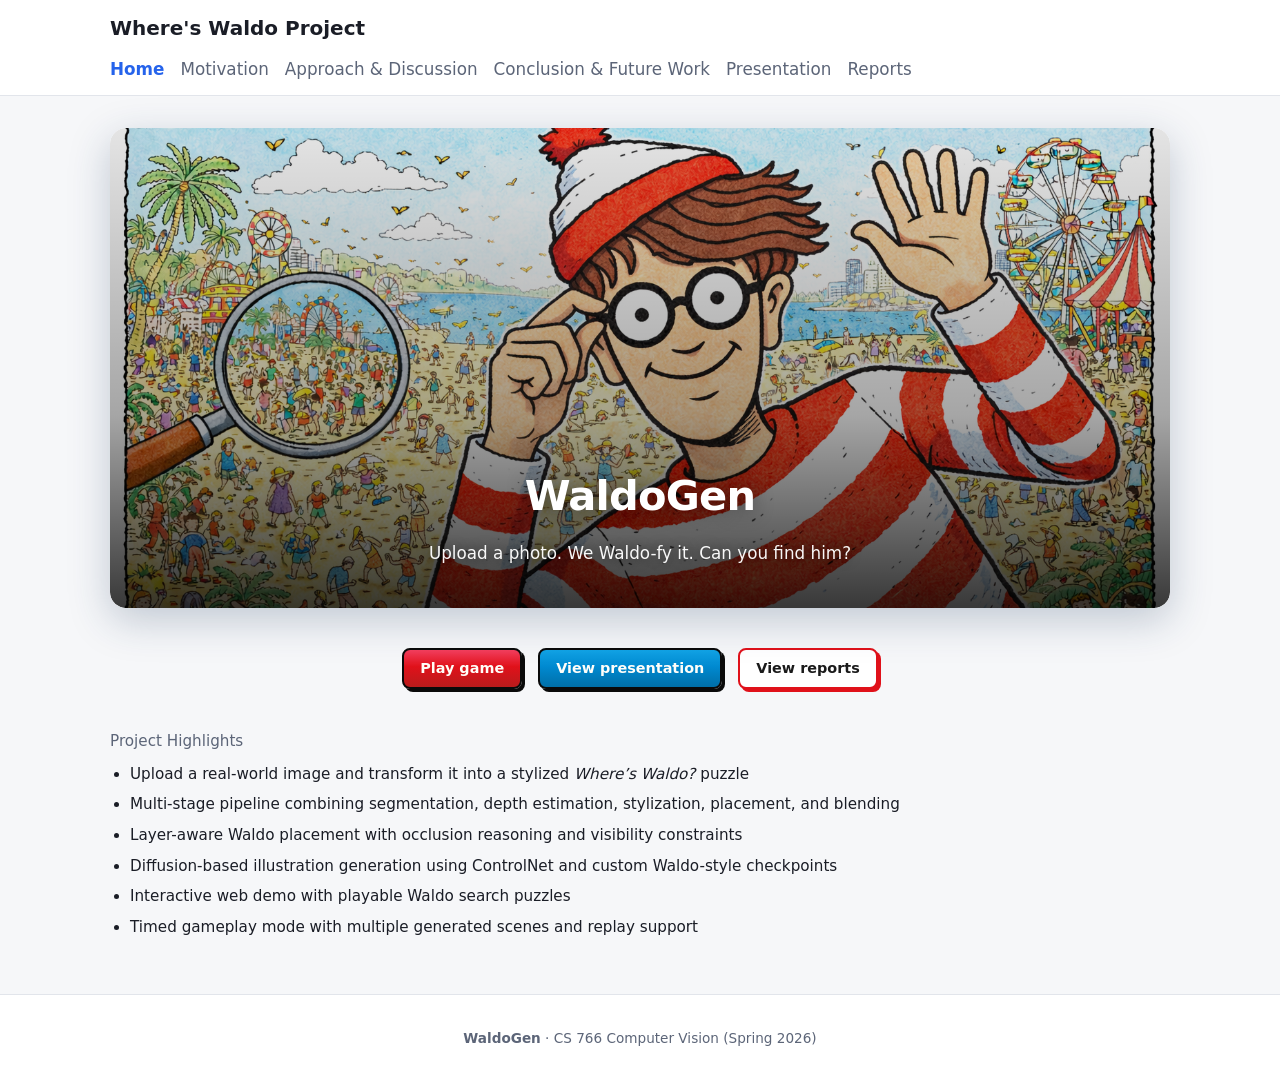
<file: index.html>
<!DOCTYPE html>
<html lang="en">
<head>
  <meta charset="UTF-8" />
  <meta name="viewport" content="width=device-width, initial-scale=1" />
  <meta http-equiv="refresh" content="0; url=site/index.html" />
  <title>WaldoGen</title>
  <link rel="canonical" href="site/index.html" />
</head>
<body>
  <p><a href="site/index.html">Open the WaldoGen project site</a>.</p>
</body>
</html>
</file>
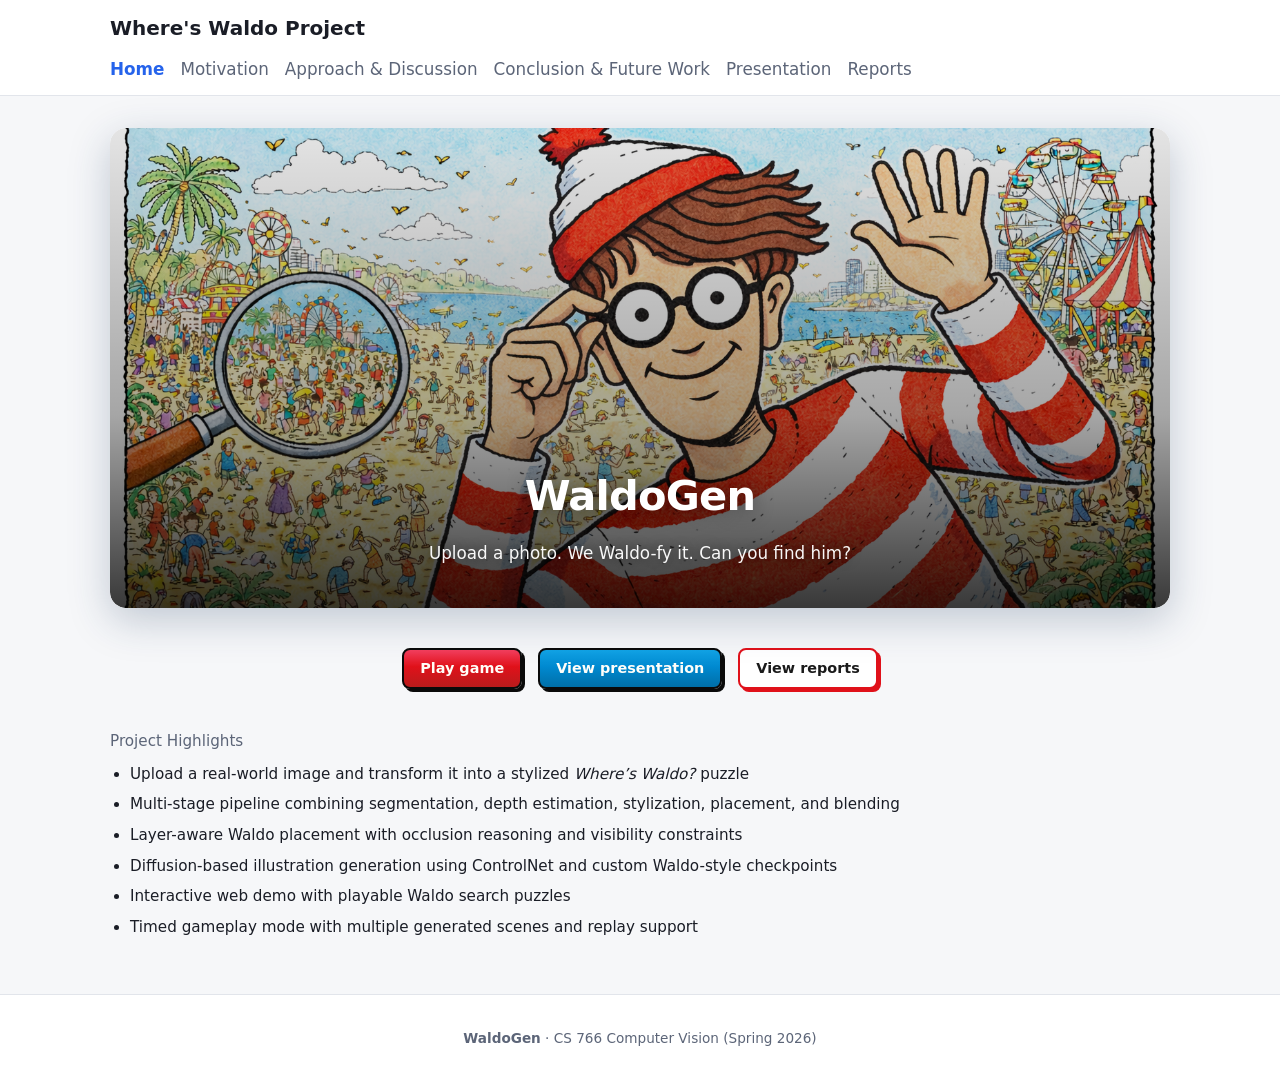
<file: site/index.html>
<!DOCTYPE html>
<html lang="en">
<head>
  <meta charset="UTF-8" />
  <meta name="viewport" content="width=device-width, initial-scale=1" />
  <title>Home | WaldoGen</title>
  <link rel="icon" type="image/png" href="assets/tab.png?v=2" />
  <link rel="stylesheet" href="css/styles.css" />
</head>
<body>
  <header class="site-header">
    <div class="site-header-inner">
      <a class="logo" href="index.html">Where's Waldo Project</a>
      <nav aria-label="Main">
        <ul>
          <li><a href="index.html" class="active">Home</a></li>
          <li><a href="motivation.html">Motivation</a></li>
          <li><a href="approach.html">Approach &amp; Discussion</a></li>
          <li><a href="conclusion.html">Conclusion &amp; Future Work</a></li>
          <li><a href="presentation.html">Presentation</a></li>
          <li><a href="reports.html">Reports</a></li>
        </ul>
      </nav>
    </div>
  </header>

  <main class="page-home">
    <section class="banner" role="img" aria-label="WaldoGen project banner">
      <div class="banner-content">
        <h1>WaldoGen</h1>
        <p>Upload a photo. We Waldo-fy it. Can you find him?</p>
      </div>
    </section>

    <div class="home-actions">
      <a class="btn home-action-btn home-action-btn--play" href="../waldo-game/index.html">Play game</a>
      <a class="btn home-action-btn home-action-btn--presentation" href="presentation.html">View presentation</a>
      <a class="btn home-action-btn home-action-btn--reports" href="reports.html">View reports</a>
    </div>

    <div class="home-notes" aria-label="Project checklist">
      <p class="home-notes__lead">Project Highlights</p>
      <ul class="home-notes__list">
        <li>Upload a real-world image and transform it into a stylized <em>Where’s Waldo?</em> puzzle</li>
        <li>Multi-stage pipeline combining segmentation, depth estimation, stylization, placement, and blending</li>
        <li>Layer-aware Waldo placement with occlusion reasoning and visibility constraints</li>
        <li>Diffusion-based illustration generation using ControlNet and custom Waldo-style checkpoints</li>
        <li>Interactive web demo with playable Waldo search puzzles</li>
        <li>Timed gameplay mode with multiple generated scenes and replay support</li>
      </ul>
    </div>
  </main>

  <footer class="site-footer">
    <p><strong>WaldoGen</strong> · CS 766 Computer Vision (Spring 2026)</p>
  </footer>
</body>
</html>
</file>
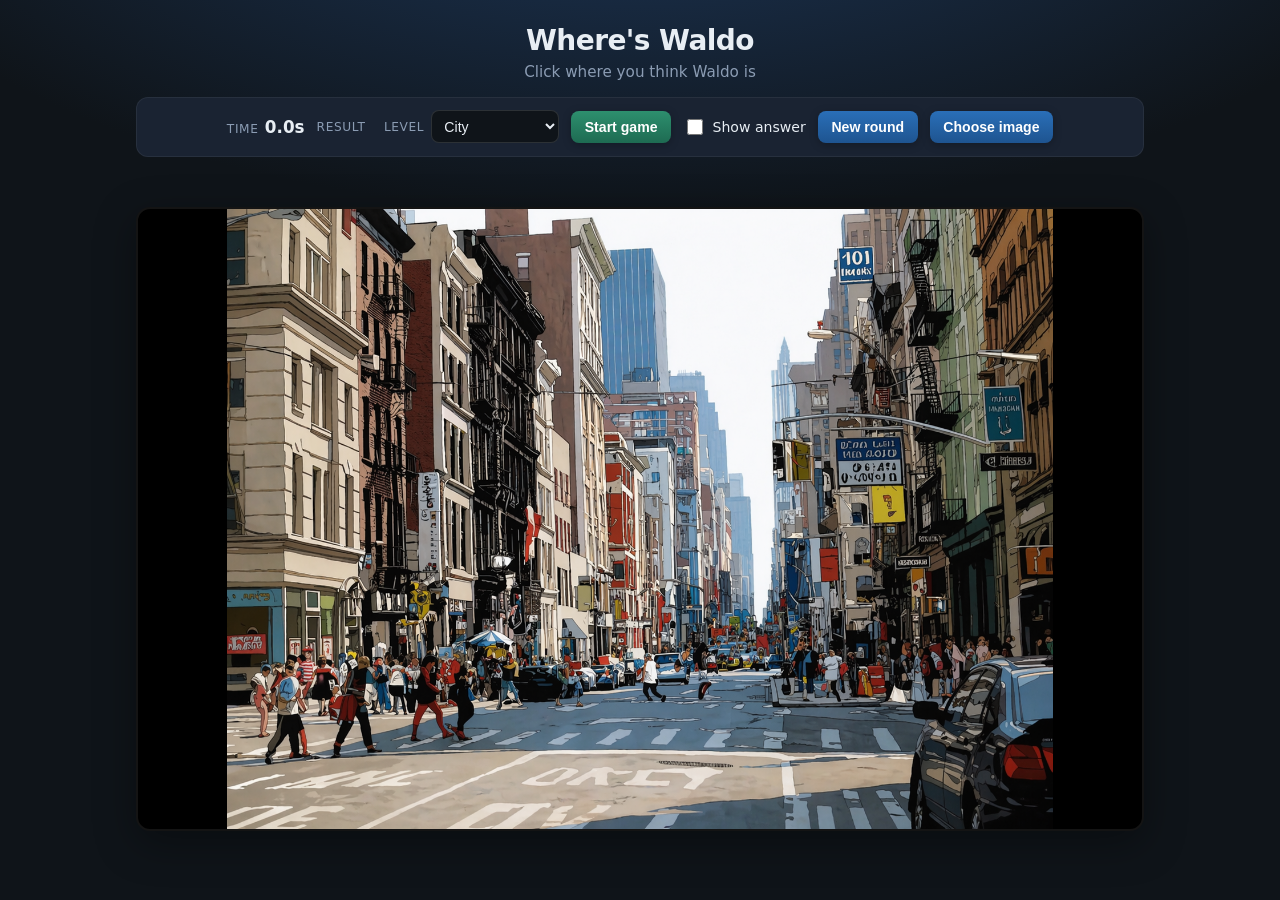
<file: waldo-game/index.html>
<!DOCTYPE html>
<html lang="en">
<head>
  <meta charset="UTF-8" />
  <meta name="viewport" content="width=device-width, initial-scale=1" />
  <title>Where's Waldo</title>
  <link rel="icon" type="image/jpeg" href="assets/waldo.jpg" />
  <link rel="stylesheet" href="styles.css" />
</head>
<body>
  <div class="app">
    <header class="header">
      <h1>Where's Waldo</h1>
      <p class="subtitle">Click where you think Waldo is</p>
    </header>

    <div class="toolbar">
      <div class="stat">
        <span class="stat-label">Time</span>
        <span id="timer" class="stat-value">0.0s</span>
      </div>
      <div class="stat result-line" id="resultLine" hidden>
        <span class="stat-label">Result</span>
        <span id="resultText" class="stat-value success"></span>
      </div>
      <label class="toggle" id="levelPickWrap" hidden>
        <span class="stat-label">Level</span>
        <select id="levelPick" class="select"></select>
      </label>
      <button type="button" class="btn btn-start" id="btnStartGame">Start game</button>
      <label class="toggle">
        <input type="checkbox" id="showAnswer" />
        <span>Show answer</span>
      </label>
      <button type="button" class="btn" id="btnNewRound" title="New round (demo level redraws the scene)">New round</button>
      <input
        type="file"
        id="photo-upload"
        class="sr-only"
        accept="image/*"
        aria-label="Choose image to upload"
      />
      <button type="button" class="btn btn-generate" id="generate-btn">Choose image</button>
      <button type="button" class="btn btn-generate" id="btnStylize" hidden>Stylize &amp; play</button>
    </div>

    <div class="upload-extras">
      <span id="upload-file-name" class="upload-file-name"></span>
      <div id="upload-preview-wrap" class="upload-preview-wrap" hidden>
        <img id="upload-preview-img" class="upload-preview-img" alt="" />
      </div>
      <p id="upload-status" class="upload-status" role="status"></p>
    </div>

    <div class="stage-wrap">
      <div class="stage" id="stage">
        <img id="levelImage" alt="Game scene" hidden />
        <canvas id="levelCanvas" width="900" height="600"></canvas>
        <div class="hit-layer" id="hitLayer" aria-hidden="true"></div>
      </div>
    </div>
  </div>

  <script src="levels.js"></script>
  <script src="game.js"></script>
  <script src="upload.js"></script>
</body>
</html>
</file>
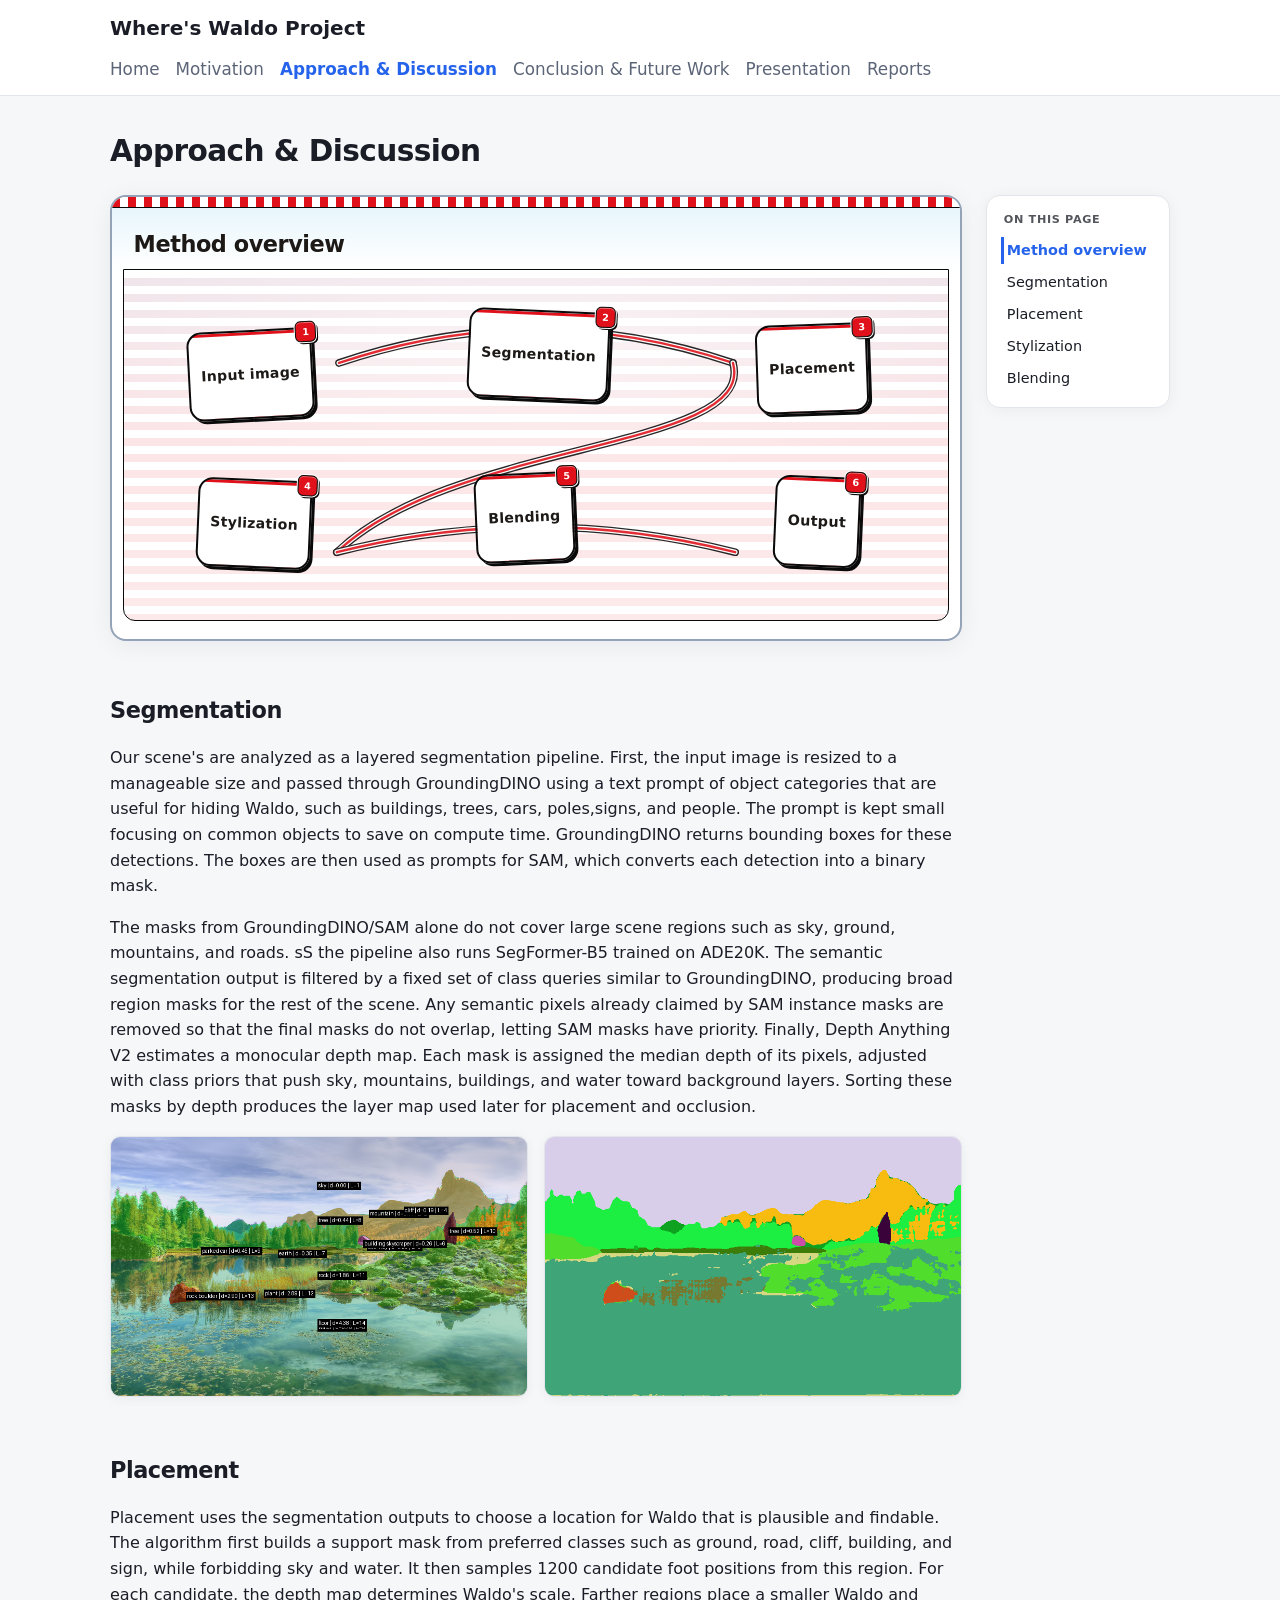
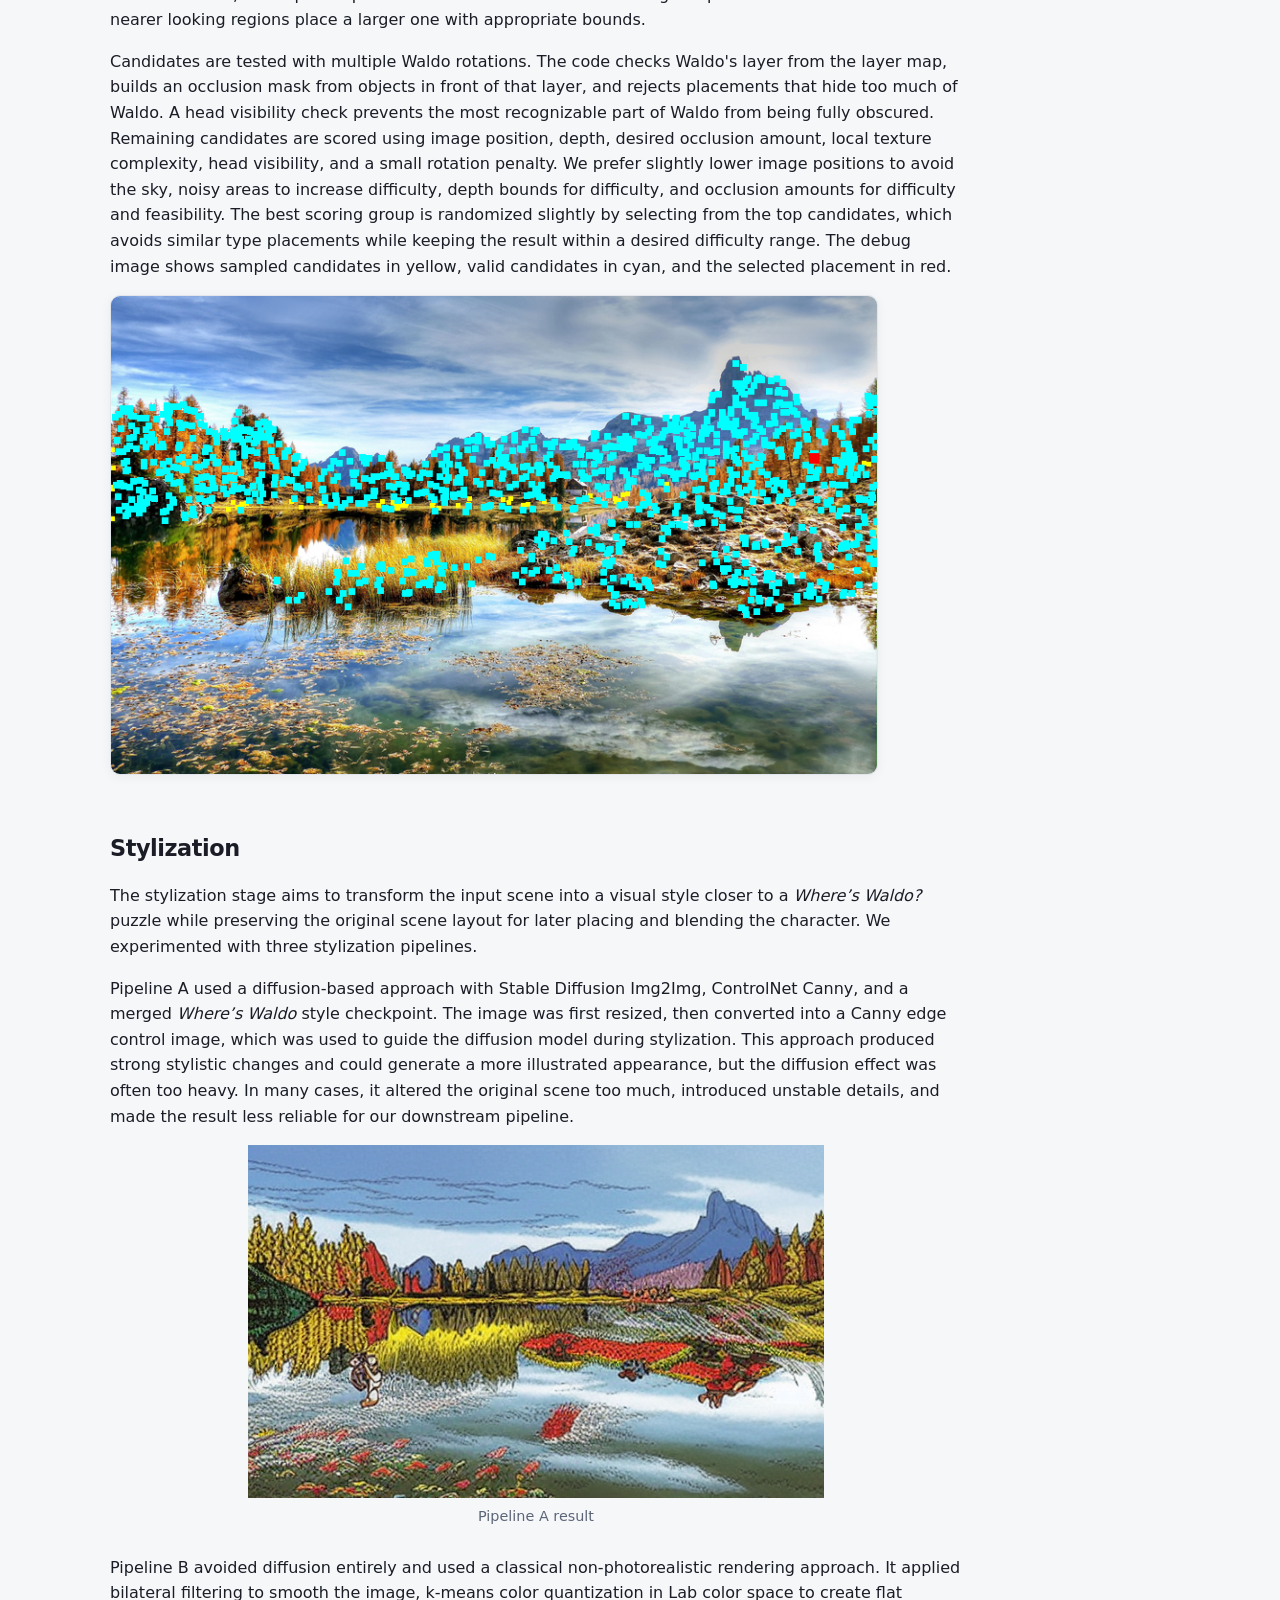
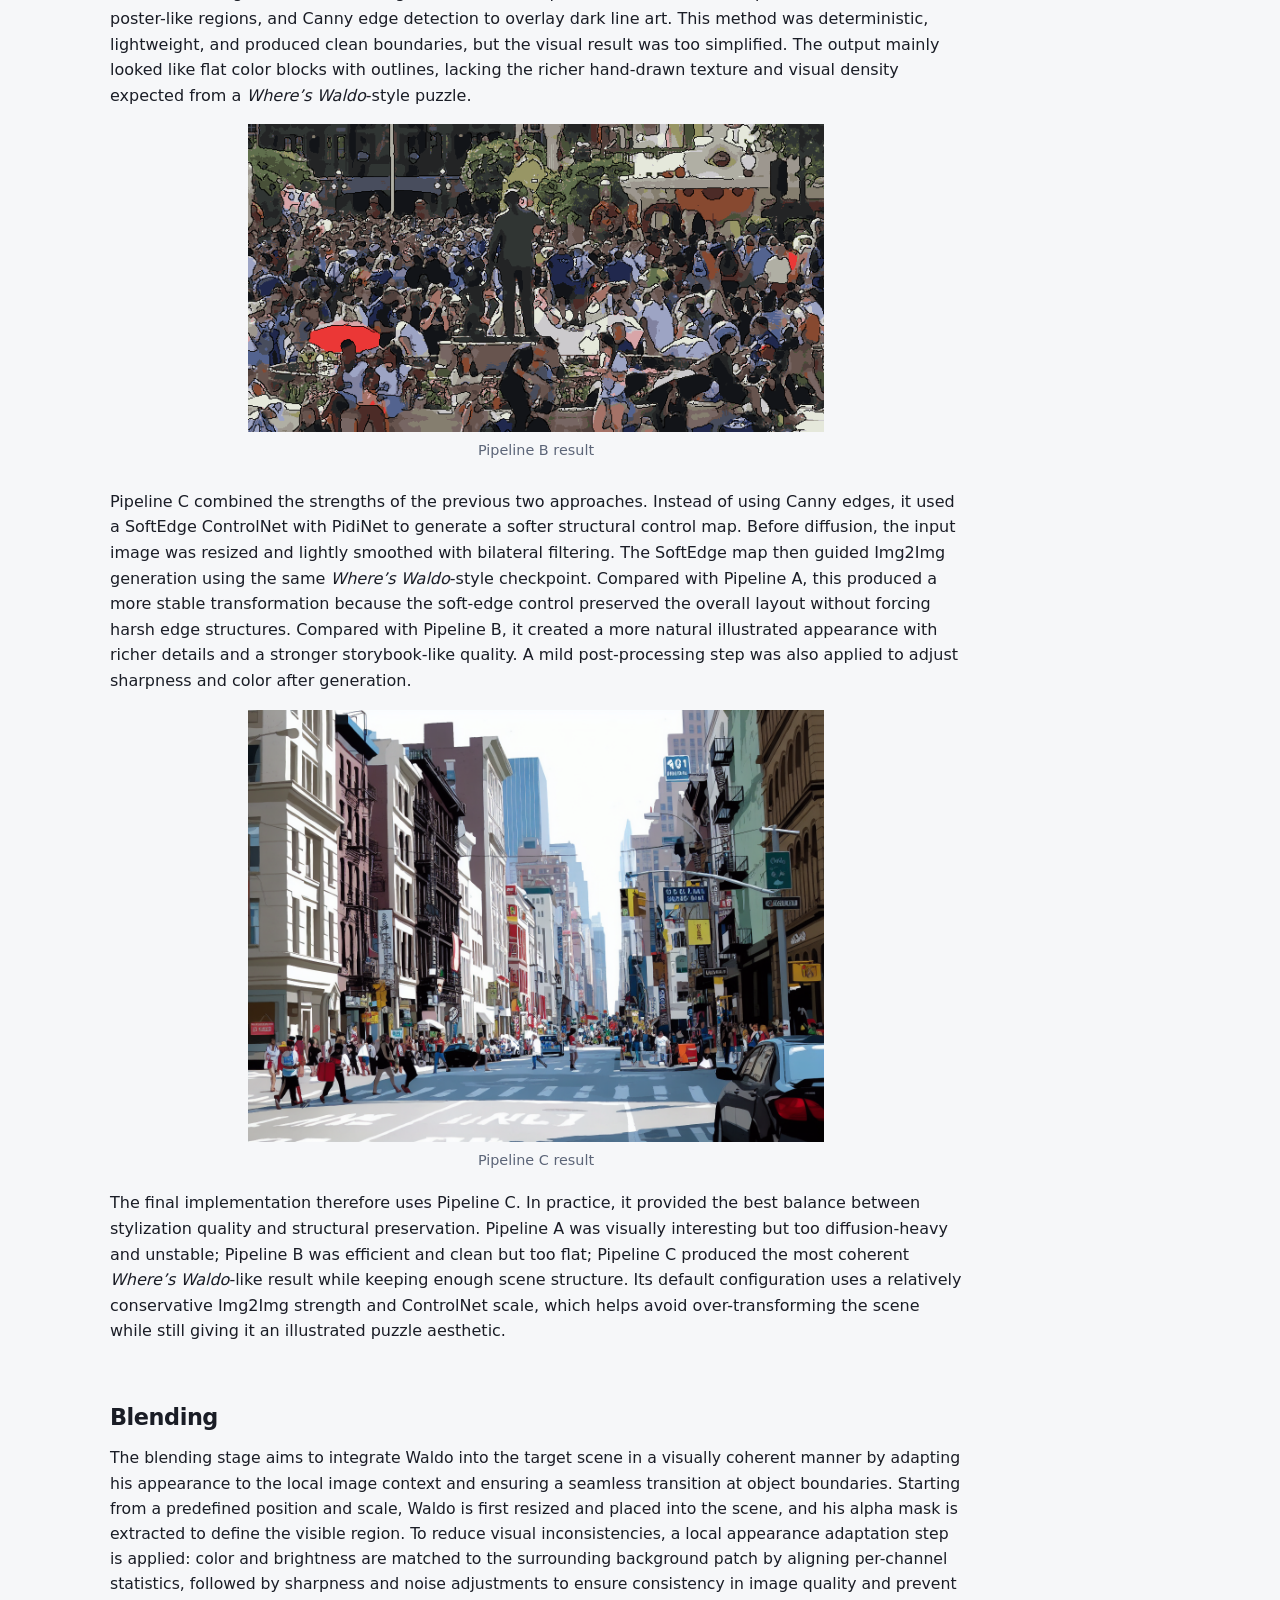
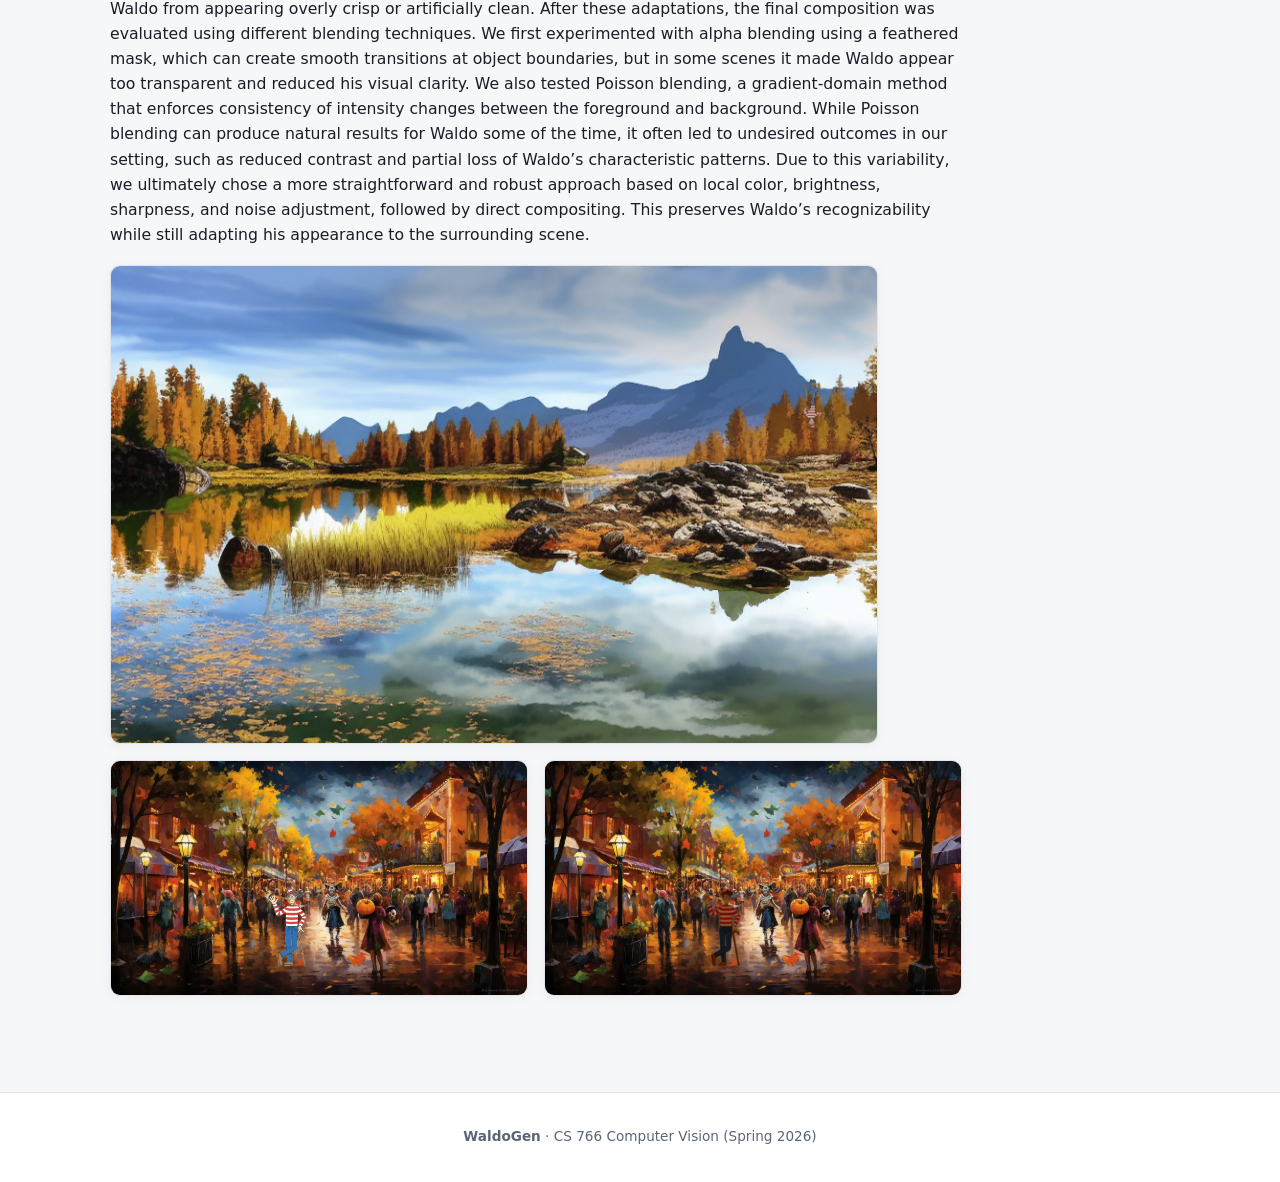
<file: site/approach.html>
<!DOCTYPE html>
<html lang="en">
<head>
  <meta charset="UTF-8" />
  <meta name="viewport" content="width=device-width, initial-scale=1" />
  <title>Approach &amp; Discussion | WaldoGen</title>
  <link rel="icon" type="image/png" href="assets/tab.png?v=2" />
  <link rel="stylesheet" href="css/styles.css" />
</head>
<body>
  <header class="site-header">
    <div class="site-header-inner">
      <a class="logo" href="index.html">Where's Waldo Project</a>
      <nav aria-label="Main">
        <ul>
          <li><a href="index.html">Home</a></li>
          <li><a href="motivation.html">Motivation</a></li>
          <li><a href="approach.html" class="active">Approach &amp; Discussion</a></li>
          <li><a href="conclusion.html">Conclusion &amp; Future Work</a></li>
          <li><a href="presentation.html">Presentation</a></li>
          <li><a href="reports.html">Reports</a></li>
        </ul>
      </nav>
    </div>
  </header>

  <main class="page-approach">
    <h1 class="page-title">Approach &amp; Discussion</h1>

    <div class="page-approach__layout">
      <div class="page-approach__body">
        <div id="pipeline-overview" class="pipeline-overview">
          <h2 class="pipeline-overview-title">Method overview</h2>

          <div
            class="pipeline-grid"
            role="img"
            aria-label="Pipeline from input through segmentation, placement, stylization, and blending, to output."
          >
            <span class="pipe-node pipe-node--io pipe-node--a" data-pipe-idx="1" title="Input">
              <span class="pipe-node-label">Input image</span>
            </span>
            <a class="pipe-node pipe-node--b" data-pipe-idx="2" href="#section-segmentation">
              <span class="pipe-node-label">Segmentation</span>
            </a>
            <a class="pipe-node pipe-node--c" data-pipe-idx="3" href="#section-placement">
              <span class="pipe-node-label">Placement</span>
            </a>
            <a class="pipe-node pipe-node--d" data-pipe-idx="4" href="#section-stylization">
              <span class="pipe-node-label">Stylization</span>
            </a>
            <a class="pipe-node pipe-node--e" data-pipe-idx="5" href="#section-blending">
              <span class="pipe-node-label">Blending</span>
            </a>
            <span class="pipe-node pipe-node--io pipe-node--f" data-pipe-idx="6" title="Output">
              <span class="pipe-node-label">Output</span>
            </span>
          </div>
        </div>

        <div class="approach-sections">
          <section id="section-segmentation" class="ar-section" tabindex="-1">
            <h2>Segmentation</h2>
            <p>
              Our scene's are analyzed as a layered segmentation pipeline. First, the input image is resized to a
              manageable size and passed through GroundingDINO using a text prompt of object categories that are useful
              for hiding Waldo, such as buildings, trees, cars, poles,signs, and people. The prompt is kept small
              focusing on common objects to save on compute time. GroundingDINO returns
              bounding boxes for these  detections. The boxes are then used as prompts
              for SAM, which converts each detection into a binary mask.
            </p>
            <p>
              The masks from GroundingDINO/SAM alone do not cover large scene regions such as sky, ground, mountains, and roads.
              sS the pipeline also runs SegFormer-B5 trained on ADE20K. The semantic segmentation output is filtered by a
              fixed set of class queries similar to GroundingDINO, producing broad region masks for the rest of the scene. Any
              semantic pixels already claimed by SAM instance masks are removed so that the final masks do not overlap, letting SAM masks have
              priority.
              Finally, Depth Anything V2 estimates a monocular depth map. Each mask is assigned the median depth of
              its pixels, adjusted with class priors that push sky, mountains, buildings, and water toward background
              layers. Sorting these masks by depth produces the layer map used later for placement and occlusion.
            </p>
            <div class="stage-gallery">
              <figure><img src="assets/segmentation/landscape_layer_overlay_annotated.png" alt="Segmentation overlay (annotated)" loading="lazy" /></figure>
              <figure><img src="assets/segmentation/landscape_layer_color.png" alt="Layer color map" loading="lazy" /></figure>
            </div>
          </section>

          <section id="section-placement" class="ar-section" tabindex="-1">
            <h2>Placement</h2>
            <p>
              Placement uses the segmentation outputs to choose a location for Waldo that is plausible and
              findable. The algorithm first builds a support mask from preferred classes such as ground, road, cliff, building, and sign, 
              while forbidding sky and water. It then
              samples 1200 candidate foot positions from this region. For each candidate, the depth map
              determines Waldo's scale. Farther regions place a smaller Waldo and nearer looking regions place a
              larger one with appropriate bounds.
            </p>
            <p>
              Candidates are tested with multiple Waldo rotations. The code checks Waldo's layer from the layer
              map, builds an occlusion mask from objects in front of that layer, and rejects placements that hide too much of Waldo. 
              A head visibility check prevents the most recognizable part of Waldo from being fully
              obscured. Remaining candidates are scored using image position, depth, desired occlusion amount, local texture
              complexity, head visibility, and a small rotation penalty. We prefer slightly lower image positions to avoid the sky,
              noisy areas to increase difficulty, depth bounds for difficulty, and occlusion amounts for difficulty and feasibility. 
              The best scoring group is randomized slightly by
              selecting from the top candidates, which avoids similar type placements while keeping the result within a
              desired difficulty range. The debug image shows sampled candidates in yellow, valid candidates in cyan, and the
              selected placement in red.
            </p>
            <div class="stage-gallery stage-gallery-single">
              <figure><img src="assets/placement/landscape_waldo_candidates_debug.png" alt="Placement candidate debug" loading="lazy" /></figure>
            </div>
          </section>

          <section id="section-stylization" class="ar-section" tabindex="-1">
            <h2>Stylization</h2>
            <p>
              The stylization stage aims to transform the input scene into a visual style closer to a <cite>Where&rsquo;s Waldo?</cite> puzzle while preserving the original scene layout for later placing and blending the character. We experimented with three stylization pipelines.
            </p>

            <div class="stylization-pipelines">
              <div class="stylization-block">
                <p>
                  Pipeline A used a diffusion-based approach with Stable Diffusion Img2Img, ControlNet Canny, and a merged <cite>Where&rsquo;s Waldo</cite> style checkpoint. The image was first resized, then converted into a Canny edge control image, which was used to guide the diffusion model during stylization. This approach produced strong stylistic changes and could generate a more illustrated appearance, but the diffusion effect was often too heavy. In many cases, it altered the original scene too much, introduced unstable details, and made the result less reliable for our downstream pipeline.
                </p>
                <figure class="stylization-figure">
                  <img src="assets/stylization/pipeline_a.png" alt="Stylization output: Pipeline A (diffusion with Canny ControlNet)" loading="lazy" />
                  <figcaption>Pipeline A result</figcaption>
                </figure>
              </div>

              <div class="stylization-block">
                <p>
                  Pipeline B avoided diffusion entirely and used a classical non-photorealistic rendering approach. It applied bilateral filtering to smooth the image, k-means color quantization in Lab color space to create flat poster-like regions, and Canny edge detection to overlay dark line art. This method was deterministic, lightweight, and produced clean boundaries, but the visual result was too simplified. The output mainly looked like flat color blocks with outlines, lacking the richer hand-drawn texture and visual density expected from a <cite>Where&rsquo;s Waldo</cite>-style puzzle.
                </p>
                <figure class="stylization-figure">
                  <img src="assets/stylization/pipeline_b.png" alt="Stylization output: Pipeline B (NPR with bilateral, k-means, and edge lines)" loading="lazy" />
                  <figcaption>Pipeline B result</figcaption>
                </figure>
              </div>

              <div class="stylization-block">
                <p>
                  Pipeline C combined the strengths of the previous two approaches. Instead of using Canny edges, it used a SoftEdge ControlNet with PidiNet to generate a softer structural control map. Before diffusion, the input image was resized and lightly smoothed with bilateral filtering. The SoftEdge map then guided Img2Img generation using the same <cite>Where&rsquo;s Waldo</cite>-style checkpoint. Compared with Pipeline A, this produced a more stable transformation because the soft-edge control preserved the overall layout without forcing harsh edge structures. Compared with Pipeline B, it created a more natural illustrated appearance with richer details and a stronger storybook-like quality. A mild post-processing step was also applied to adjust sharpness and color after generation.
                </p>
                <figure class="stylization-figure">
                  <img src="assets/stylization/pipeline_c.png" alt="Stylization output: Pipeline C (SoftEdge-guided Img2Img)" loading="lazy" />
                  <figcaption>Pipeline C result</figcaption>
                </figure>
              </div>
            </div>

            <p>
              The final implementation therefore uses Pipeline C. In practice, it provided the best balance between stylization quality and structural preservation. Pipeline A was visually interesting but too diffusion-heavy and unstable; Pipeline B was efficient and clean but too flat; Pipeline C produced the most coherent <cite>Where&rsquo;s Waldo</cite>-like result while keeping enough scene structure. Its default configuration uses a relatively conservative Img2Img strength and ControlNet scale, which helps avoid over-transforming the scene while still giving it an illustrated puzzle aesthetic.
            </p>
          </section>

          <section id="section-blending" class="ar-section" tabindex="-1">
            <h2>Blending</h2>
            <p class="section-placeholder">The blending stage aims to integrate Waldo into the target scene in a visually coherent manner
              by adapting his appearance to the local image context and ensuring a seamless transition at object boundaries.
              Starting from a predefined position and scale, Waldo is first resized and placed into the scene, and his alpha mask is 
              extracted to define the visible region. To reduce visual inconsistencies, a local appearance adaptation step is applied: 
              color and brightness are matched to the surrounding background patch by aligning per-channel statistics, followed by sharpness
              and noise adjustments to ensure consistency in image quality and prevent Waldo from appearing overly crisp or artificially clean. 
             After these adaptations, the final composition was evaluated using different blending techniques. We first experimented with alpha 
              blending using a feathered mask, which can create smooth transitions at object boundaries, but in some scenes it made Waldo appear
              too transparent and reduced his visual clarity. We also tested Poisson blending, a gradient-domain method that enforces consistency 
              of intensity changes between the foreground and background. While Poisson blending can produce natural results for Waldo some of the time,
              it often led to undesired outcomes in our setting, such as reduced contrast and partial loss of Waldo’s characteristic patterns. Due to this
              variability, we ultimately chose a more straightforward and robust approach based on local color, brightness, sharpness, and noise adjustment,
              followed by direct compositing. This preserves Waldo’s recognizability while still adapting his appearance to the surrounding scene.</p>
            <div class="stage-gallery stage-gallery-single">
              <figure><img src="assets/blending/landscape_pipeline_final.png" alt="Final blended output" loading="lazy" /></figure>
            </div>
             <div class="stage-gallery">
              <figure><img src="assets/blending/waldo_halloween_placed.png" alt="Unblended Waldo" loading="lazy" /></figure>
              <figure><img src="assets/blending/waldo_halloween_placed_blended.png" alt="Blended Waldo" loading="lazy" /></figure>
            </div>
          </section>
        </div>
      </div>

      <aside class="pipeline-outline" id="pipeline-outline" aria-label="On this page">
        <p class="pipeline-outline-title">On this page</p>
        <ul class="pipeline-outline-list">
          <li><a href="#pipeline-overview" data-section="pipeline-overview">Method overview</a></li>
          <li><a href="#section-segmentation" data-section="section-segmentation">Segmentation</a></li>
          <li><a href="#section-placement" data-section="section-placement">Placement</a></li>
          <li><a href="#section-stylization" data-section="section-stylization">Stylization</a></li>
          <li><a href="#section-blending" data-section="section-blending">Blending</a></li>
        </ul>
      </aside>
    </div>
  </main>

  <footer class="site-footer">
    <p><strong>WaldoGen</strong> · CS 766 Computer Vision (Spring 2026)</p>
  </footer>

  <script src="js/pipeline-outline.js" defer></script>
</body>
</html>
</file>
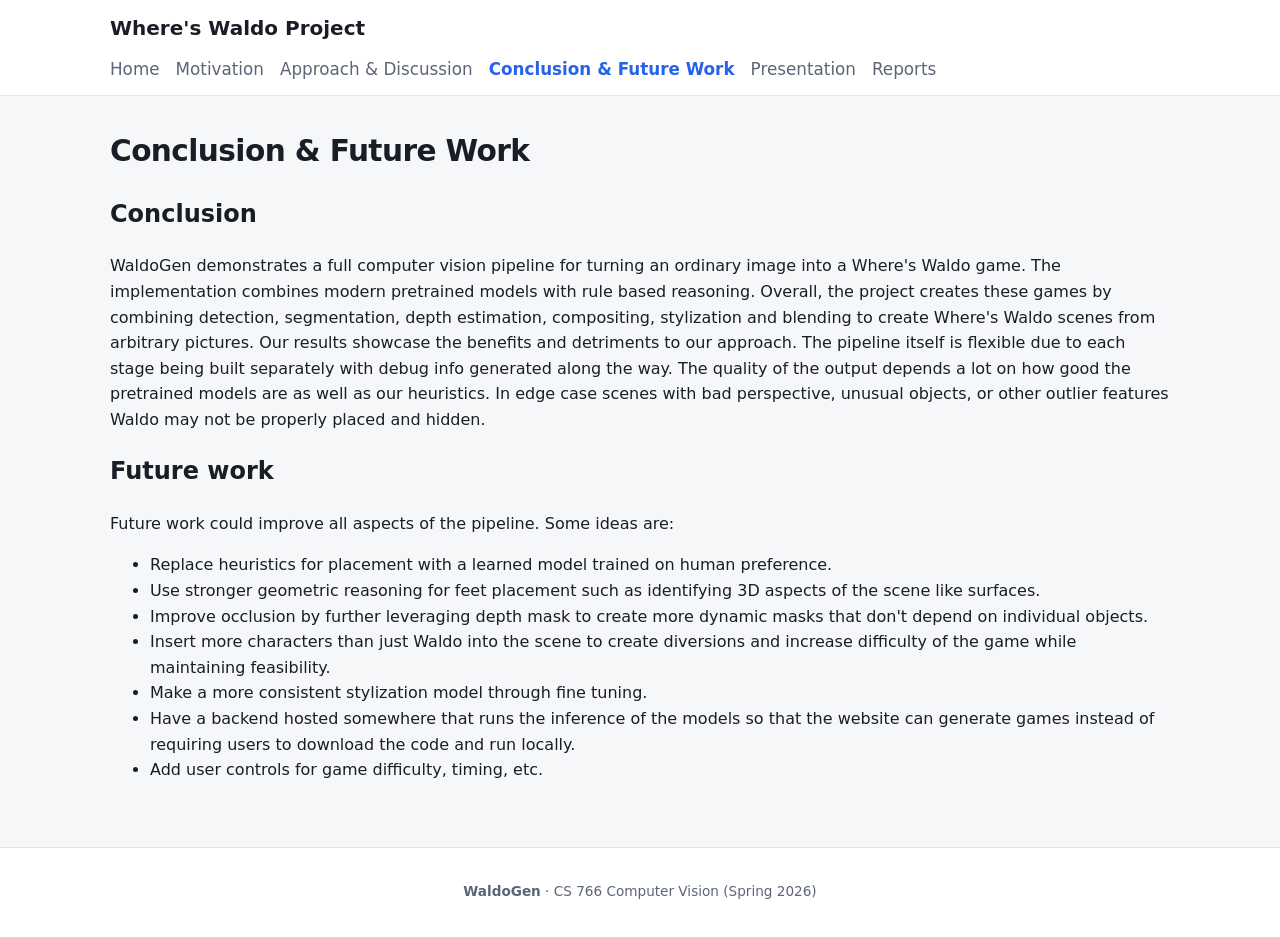
<file: site/conclusion.html>
<!DOCTYPE html>
<html lang="en">
<head>
  <meta charset="UTF-8" />
  <meta name="viewport" content="width=device-width, initial-scale=1" />
  <title>Conclusion &amp; Future Work | WaldoGen</title>
  <link rel="icon" type="image/png" href="assets/tab.png?v=2" />
  <link rel="stylesheet" href="css/styles.css" />
</head>
<body>
  <header class="site-header">
    <div class="site-header-inner">
      <a class="logo" href="index.html">Where's Waldo Project</a>
      <nav aria-label="Main">
        <ul>
          <li><a href="index.html">Home</a></li>
          <li><a href="motivation.html">Motivation</a></li>
          <li><a href="approach.html">Approach &amp; Discussion</a></li>
          <li><a href="conclusion.html" class="active">Conclusion &amp; Future Work</a></li>
          <li><a href="presentation.html">Presentation</a></li>
          <li><a href="reports.html">Reports</a></li>
        </ul>
      </nav>
    </div>
  </header>

  <main class="page-conclusion">
    <h1 class="page-title">Conclusion &amp; Future Work</h1>

    <h2>Conclusion</h2>
    <p>
      WaldoGen demonstrates a full computer vision pipeline for turning an ordinary image into a
      Where's Waldo game. The implementation combines modern pretrained models with
      rule based reasoning. Overall, the project creates these games by combining detection, segmentation, depth estimation, 
      compositing, stylization and blending to create Where's Waldo scenes from arbitrary pictures. Our results showcase
      the benefits and detriments to our approach. The pipeline itself is flexible due to each stage being built
      separately with debug info generated along the way. The quality of the output depends a lot on how good the
      pretrained models are as well as our heuristics. In edge case scenes with bad perspective, unusual objects, or
      other outlier features Waldo may not be properly placed and hidden.
    </p>

    <h2>Future work</h2>
    <p>
      Future work could improve all aspects of the pipeline. Some ideas are:
    </p>
    <ul>
      <li>
        Replace heuristics for placement with a learned model trained on human preference.
      </li>
      <li>
        Use stronger geometric reasoning for feet placement such as identifying 3D aspects of the scene like surfaces.
      </li>
      <li>
        Improve occlusion by further leveraging depth mask to create more dynamic masks that don't depend on individual objects.
      </li>
      <li>
        Insert more characters than just Waldo into the scene to create diversions and increase difficulty of the game while
        maintaining feasibility.
      </li>
      <li>
        Make a more consistent stylization model through fine tuning.
      </li>
      <li>
        Have a backend hosted somewhere that runs the inference of the models so that the website can generate games instead 
        of requiring users to download the code and run locally.
      </li>
      <li>
        Add user controls for game difficulty, timing, etc.
      </li>
    </ul>
  </main>

  <footer class="site-footer">
    <p><strong>WaldoGen</strong> · CS 766 Computer Vision (Spring 2026)</p>
  </footer>
</body>
</html>
</file>
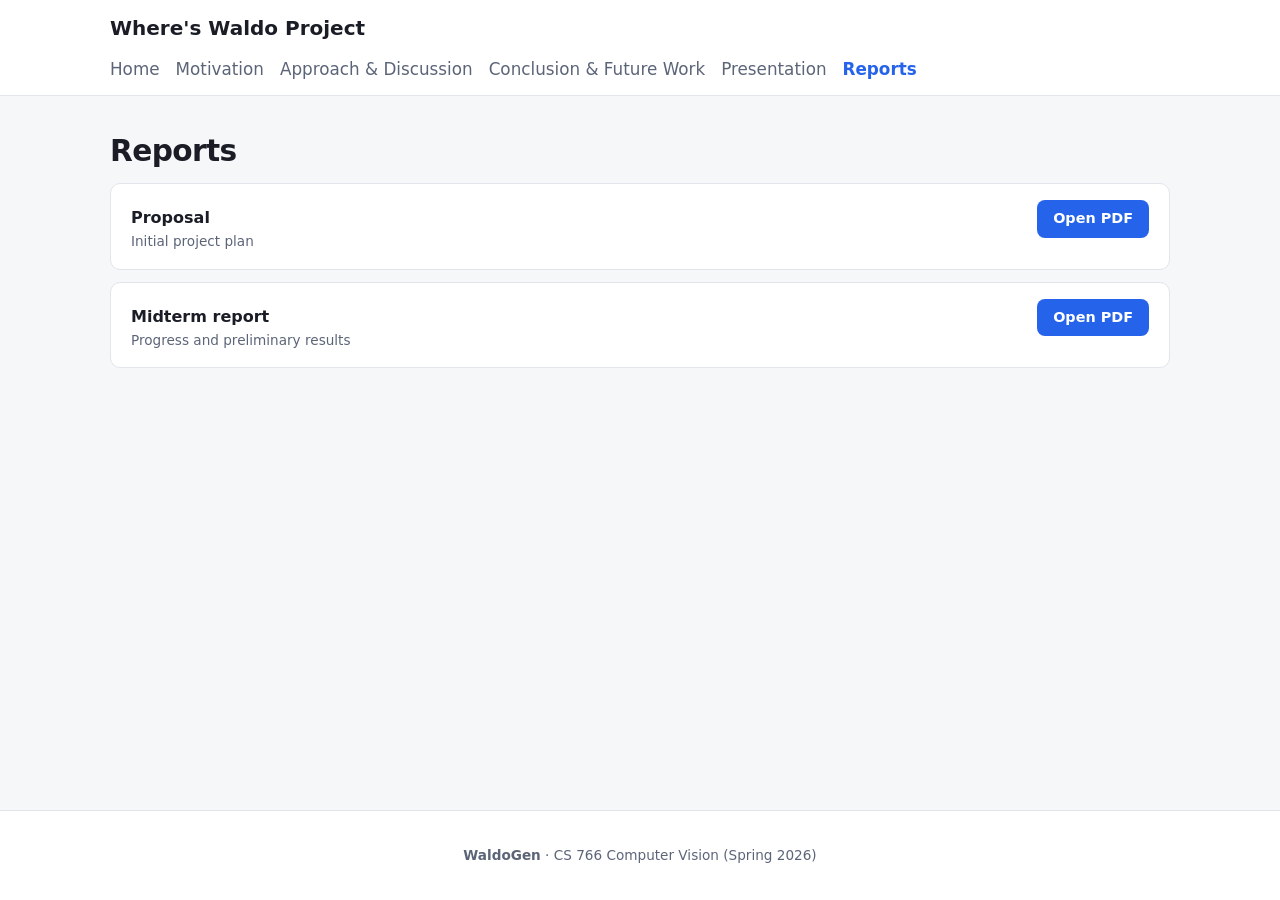
<file: site/reports.html>
<!DOCTYPE html>
<html lang="en">
<head>
  <meta charset="UTF-8" />
  <meta name="viewport" content="width=device-width, initial-scale=1" />
  <title>Reports | WaldoGen</title>
  <link rel="icon" type="image/png" href="assets/tab.png?v=2" />
  <link rel="stylesheet" href="css/styles.css" />
</head>
<body>
  <header class="site-header">
    <div class="site-header-inner">
      <a class="logo" href="index.html">Where's Waldo Project</a>
      <nav aria-label="Main">
        <ul>
          <li><a href="index.html">Home</a></li>
          <li><a href="motivation.html">Motivation</a></li>
          <li><a href="approach.html">Approach &amp; Discussion</a></li>
          <li><a href="conclusion.html">Conclusion &amp; Future Work</a></li>
          <li><a href="presentation.html">Presentation</a></li>
          <li><a href="reports.html" class="active">Reports</a></li>
        </ul>
      </nav>
    </div>
  </header>

  <main>
    <h1 class="page-title">Reports</h1>

    <ul class="doc-list">
      <li>
        <div>
          <strong>Proposal</strong>
          <div class="meta">Initial project plan</div>
        </div>
        <a class="btn" href="assets/reports/Proposal.pdf" target="_blank" rel="noopener">Open PDF</a>
      </li>
      <li>
        <div>
          <strong>Midterm report</strong>
          <div class="meta">Progress and preliminary results</div>
        </div>
        <a class="btn" href="assets/reports/Midterm_Report.pdf" target="_blank" rel="noopener">Open PDF</a>
      </li>
    </ul>
  </main>

  <footer class="site-footer">
    <p><strong>WaldoGen</strong> · CS 766 Computer Vision (Spring 2026)</p>
  </footer>
</body>
</html>
</file>
<file: site/css/styles.css>
:root {
  --bg: #f6f7f9;
  --surface: #ffffff;
  --text: #1a1d26;
  --muted: #5c6578;
  --accent: #2563eb;
  --accent-hover: #1d4ed8;
  --border: #e2e5eb;
  font-family: "Segoe UI", system-ui, -apple-system, sans-serif;
  line-height: 1.6;
}

*,
*::before,
*::after {
  box-sizing: border-box;
}

body {
  margin: 0;
  min-height: 100vh;
  display: flex;
  flex-direction: column;
  background: var(--bg);
  color: var(--text);
}

a {
  color: var(--accent);
  text-decoration: none;
}

a:hover {
  color: var(--accent-hover);
  text-decoration: underline;
}

.site-header {
  background: var(--surface);
  border-bottom: 1px solid var(--border);
  position: sticky;
  top: 0;
  z-index: 100;
}

.site-header-inner {
  max-width: 1100px;
  margin: 0 auto;
  padding: 0.75rem 1.25rem;
  display: flex;
  flex-wrap: wrap;
  align-items: center;
  justify-content: space-between;
  gap: 0.75rem;
}

.logo {
  font-weight: 700;
  font-size: 1.25rem;
  color: var(--text);
  text-decoration: none;
}

.logo:hover {
  color: var(--accent);
  text-decoration: none;
}

nav ul {
  list-style: none;
  margin: 0;
  padding: 0;
  display: flex;
  flex-wrap: wrap;
  gap: 0.35rem 1rem;
  align-items: center;
}

nav a {
  font-size: 1.05rem;
  color: var(--muted);
  text-decoration: none;
  padding: 0.25rem 0;
}

nav a:hover {
  color: var(--accent);
  text-decoration: none;
}

nav a.active {
  color: var(--accent);
  font-weight: 600;
}

main {
  flex: 1;
  max-width: 1100px;
  margin: 0 auto;
  padding: 2rem 1.25rem 3rem;
  width: 100%;
}

.banner {
  position: relative;
  border-radius: 16px;
  margin-bottom: 2.5rem;
  min-height: clamp(280px, 46vw, 480px);
  max-height: 520px;
  background-color: #1e3a5f;
  background-image: url("../assets/banner-waldo.png");
  background-repeat: no-repeat;
  background-size: cover;
  /* Slight vertical nudge (below 50%) so more of the upper part of the art stays in frame */
  background-position: center 14.3%;
  box-shadow: 0 12px 40px rgba(30, 58, 95, 0.25);
  overflow: hidden;
  display: flex;
  align-items: flex-end;
  justify-content: center;
}

.banner::after {
  content: "";
  position: absolute;
  inset: 0;
  background: linear-gradient(
    to top,
    rgba(0, 0, 0, 0.78) 0%,
    rgba(0, 0, 0, 0.35) 40%,
    rgba(0, 0, 0, 0.1) 100%
  );
  pointer-events: none;
  border-radius: inherit;
}

.banner-content {
  position: relative;
  z-index: 1;
  padding: 2.1rem 1.5rem 2.6rem;
  text-align: center;
  color: #fff;
  width: 100%;
}

.banner h1 {
  margin: 0 0 0.75rem;
  font-size: clamp(1.85rem, 4.5vw, 2.6rem);
  font-weight: 700;
  letter-spacing: -0.02em;
  text-shadow: 0 2px 20px rgba(0, 0, 0, 0.45);
}

.banner p {
  margin: 0 auto;
  max-width: 36rem;
  opacity: 0.96;
  font-size: 1.05rem;
  line-height: 1.5;
  text-shadow: 0 1px 12px rgba(0, 0, 0, 0.55);
}

.intro-grid {
  display: grid;
  grid-template-columns: 1fr 1fr;
  gap: 1.25rem;
  margin-bottom: 2rem;
}

@media (max-width: 720px) {
  .intro-grid {
    grid-template-columns: 1fr;
  }
}

.intro-card {
  background: var(--surface);
  border: 1px solid var(--border);
  border-radius: 12px;
  overflow: hidden;
  box-shadow: 0 4px 16px rgba(0, 0, 0, 0.06);
}

.intro-card img {
  display: block;
  width: 100%;
  height: 200px;
  object-fit: cover;
}

.intro-card .caption {
  padding: 1rem 1.15rem;
  font-size: 0.9rem;
  color: var(--muted);
}

.page-title {
  margin: 0 0 0.5rem;
  font-size: 1.85rem;
  letter-spacing: -0.02em;
}

.lead {
  color: var(--muted);
  font-size: 1.05rem;
  margin: 0 0 1.75rem;
  max-width: 42rem;
}

.content-block h2 {
  font-size: 1.15rem;
  margin: 1.75rem 0 0.65rem;
}

.content-block p,
.content-block ul {
  margin: 0 0 1rem;
  max-width: 42rem;
}

.content-block ul {
  padding-left: 1.25rem;
}

.doc-list {
  list-style: none;
  padding: 0;
  margin: 0;
}

.doc-list li {
  background: var(--surface);
  border: 1px solid var(--border);
  border-radius: 10px;
  padding: 1rem 1.25rem;
  margin-bottom: 0.75rem;
  display: flex;
  flex-wrap: wrap;
  align-items: baseline;
  justify-content: space-between;
  gap: 0.5rem;
}

.doc-list .meta {
  font-size: 0.85rem;
  color: var(--muted);
}

.btn {
  display: inline-block;
  background: var(--accent);
  color: #fff !important;
  padding: 0.45rem 1rem;
  border-radius: 8px;
  font-size: 0.9rem;
  font-weight: 600;
  text-decoration: none !important;
}

.btn:hover {
  background: var(--accent-hover);
  color: #fff !important;
  text-decoration: none !important;
}

.btn:disabled,
span.btn.disabled {
  background: #94a3b8;
  cursor: not-allowed;
  pointer-events: none;
}

.note {
  background: #eff6ff;
  border: 1px solid #bfdbfe;
  border-radius: 10px;
  padding: 1rem 1.15rem;
  font-size: 0.9rem;
  color: #1e40af;
  margin-top: 1.5rem;
  max-width: 42rem;
}

.site-footer {
  margin-top: auto;
  padding: 1.25rem;
  text-align: center;
  font-size: 0.85rem;
  color: var(--muted);
  border-top: 1px solid var(--border);
  background: var(--surface);
}

/* —— Subtitles: unified on-page (black) —— */
main h2 {
  color: var(--text);
}

/* —— Approach & discussion: two-column + pipeline grid —— */
.page-approach .page-title {
  margin-bottom: 1.25rem;
}

.page-approach__layout {
  display: grid;
  grid-template-columns: minmax(0, 1fr) 11.5rem;
  grid-template-areas: "main side";
  gap: 1.75rem 1.5rem;
  align-items: start;
  max-width: 1100px;
  margin: 0 auto;
}

.page-approach__body {
  grid-area: main;
  min-width: 0;
}

.page-approach__layout .pipeline-outline {
  grid-area: side;
}

.page-approach .pipeline-overview {
  position: relative;
  margin-bottom: 2.75rem;
  padding: 0;
  border: 2px solid #94a3b8;
  border-radius: 1rem;
  background: #ffffff;
  box-shadow: 0 4px 24px rgba(15, 23, 42, 0.06);
  scroll-margin-top: 5rem;
  overflow: hidden;
}

/* Waldo “shirt” stripe: horizontal red / white like the books */
.page-approach .pipeline-overview::before {
  content: "";
  display: block;
  height: 0.7rem;
  background: repeating-linear-gradient(90deg, #e0111a 0 0.5rem, #ffffff 0.5rem 1rem);
  border-bottom: 1px solid #0a0a0a;
}

.page-approach .pipeline-overview-title {
  margin: 0;
  padding: 1.15rem 1.35rem 0.4rem;
  font-size: 1.4rem;
  letter-spacing: -0.02em;
  font-weight: 800;
  color: #1c1917;
  text-shadow: 1px 1px 0 rgba(255, 255, 255, 0.9);
  background: linear-gradient(180deg, #e8f6fc 0%, #ffffff 100%);
}

/* Inside Method overview “card” */
.page-approach .pipeline-overview .pipeline-grid {
  margin: 0 auto 1.15rem;
  width: 100%;
  max-width: min(54rem, calc(100% - 1.4rem));
}

.pipeline-grid {
  /* Waldo palette; only .pipeline-overview card uses gray—inner lines stay black */
  --waldo-red: #e0111a;
  --waldo-red-mid: #c40e1a;
  --waldo-denim: #0089d0;
  --waldo-denim-dark: #006fa8;
  --waldo-ink: #0a0a0a;
  --pipe-ink: #1c1917;
  --pipe-bump: 3px 3px 0 0;
  position: relative;
  display: grid;
  grid-template-columns: minmax(0, 0.88fr) minmax(0, 1.18fr) minmax(0, 0.92fr);
  grid-template-areas:
    "a b c"
    "d e f";
  column-gap: 0.5rem;
  row-gap: 4.25rem;
  min-height: 22rem;
  margin: 0;
  padding: 3.1rem 1.1rem 3.35rem 1.1rem;
  border-radius: 0 0 0.75rem 0.75rem;
  border: 1px solid var(--waldo-ink);
  /* Horizontal shirt stripes + light paper */
  background:
    repeating-linear-gradient(180deg, #ffffff 0 8px, rgba(224, 17, 26, 0.09) 8px 16px),
    linear-gradient(180deg, #f0f9ff 0%, #fffafb 50%, #ffffff 100%);
  box-shadow: inset 0 1px 0 rgba(255, 255, 255, 0.9);
  overflow: visible;
  isolation: isolate;
}

/* Soft light mask */
.pipeline-grid::before {
  content: "";
  position: absolute;
  z-index: 0;
  inset: 0;
  border-radius: inherit;
  background: radial-gradient(ellipse 100% 65% at 50% 20%, rgba(255, 255, 255, 0.55) 0%, transparent 60%);
  pointer-events: none;
}

/* Path: black outer stroke + “candy” red/white (Waldo) */
.pipeline-grid::after {
  content: "";
  position: absolute;
  z-index: 0;
  inset: 0;
  border-radius: inherit;
  /* Black outer, white mid, crimson center */
  background-image: url("data:image/svg+xml,%3Csvg xmlns='http://www.w3.org/2000/svg' viewBox='0%200%20400%20320'%20fill='none'%3E%3Cpath%20d='M%2020%2085%20Q%20200%2024%20380%2085'%20stroke='%230a0a0a'%20stroke-width='7'%20stroke-linecap='round'/%3E%3Cpath%20d='M%2020%2085%20Q%20200%2024%20380%2085'%20stroke='%23ffffff'%20stroke-width='4.5'%20stroke-linecap='round'/%3E%3Cpath%20d='M%2020%2085%20Q%20200%2024%20380%2085'%20stroke='%23e0111a'%20stroke-width='2.2'%20stroke-linecap='round'/%3E%3Cpath%20d='M%20380%2085%20C%20402%20165%20125%20155%2018%20258'%20stroke='%230a0a0a'%20stroke-width='7'%20stroke-linecap='round'/%3E%3Cpath%20d='M%20380%2085%20C%20402%20165%20125%20155%2018%20258'%20stroke='%23ffffff'%20stroke-width='4.5'%20stroke-linecap='round'/%3E%3Cpath%20d='M%20380%2085%20C%20402%20165%20125%20155%2018%20258'%20stroke='%23e0111a'%20stroke-width='2.2'%20stroke-linecap='round'/%3E%3Cpath%20d='M%2018%20258%20Q%20200%20212%20382%20258'%20stroke='%230a0a0a'%20stroke-width='7'%20stroke-linecap='round'/%3E%3Cpath%20d='M%2018%20258%20Q%20200%20212%20382%20258'%20stroke='%23ffffff'%20stroke-width='4.5'%20stroke-linecap='round'/%3E%3Cpath%20d='M%2018%20258%20Q%20200%20212%20382%20258'%20stroke='%23e0111a'%20stroke-width='2.2'%20stroke-linecap='round'/%3E%3C/svg%3E");
  background-repeat: no-repeat;
  background-size: 100% 100%;
  background-position: center;
  pointer-events: none;
  opacity: 0.88;
}

.pipeline-grid .pipe-node {
  position: relative;
  z-index: 1;
  display: flex;
  align-items: center;
  justify-content: center;
  min-height: 2.85rem;
  min-width: 0;
  padding: 0.7rem 0.7rem 0.75rem;
  font-size: 0.88rem;
  font-weight: 700;
  text-align: center;
  line-height: 1.2;
  letter-spacing: 0.02em;
  color: var(--pipe-ink) !important;
  border: 2px solid var(--waldo-ink);
  border-radius: 0.9rem;
  background: #ffffff;
  background-image: repeating-linear-gradient(180deg, #ffffff 0 5px, rgba(224, 17, 26, 0.06) 5px 10px);
  box-shadow: 3px 3px 0 0 var(--waldo-ink);
  text-shadow: none;
  transition: transform 0.22s ease, box-shadow 0.22s ease;
  cursor: default;
  justify-self: center;
}

/* Step badge — round “Waldo glasses” vibe */
.pipeline-grid .pipe-node::after {
  content: attr(data-pipe-idx);
  position: absolute;
  top: -0.5rem;
  right: -0.45rem;
  min-width: 1.3rem;
  height: 1.3rem;
  padding: 0 0.2rem;
  line-height: 1.2rem;
  text-align: center;
  font-size: 0.6rem;
  font-weight: 800;
  font-family: ui-rounded, "Segoe UI", system-ui, sans-serif;
  color: #ffffff;
  background: var(--waldo-red);
  border: 1px solid var(--waldo-ink);
  border-radius: 0.35rem;
  box-shadow: 0 1px 0 rgba(255, 255, 255, 0.4) inset, 0 0 0 1px #ffffff, 2px 2px 0 var(--waldo-ink);
  z-index: 2;
  pointer-events: none;
}

/* I/O (Input / Output) + tappable: white, red top bar, shirt stripes, black text */
.pipeline-grid a.pipe-node,
.pipeline-grid span.pipe-node--io.pipe-node--a,
.pipeline-grid span.pipe-node--io.pipe-node--f {
  color: var(--pipe-ink) !important;
  text-shadow: none;
  background:
    linear-gradient(180deg, var(--waldo-red) 0, var(--waldo-red) 3px, #ffffff 3px, #ffffff 100%),
    repeating-linear-gradient(90deg, #ffffff 0 6px, rgba(224, 17, 26, 0.12) 6px 12px);
  background-size: 100% 100%, auto;
}

.pipeline-grid a.pipe-node {
  text-decoration: none !important;
  cursor: pointer;
  --pipe-bump: 5px 5px 0 0;
}

a.pipe-node:hover {
  z-index: 3;
  filter: none;
}

a.pipe-node:focus-visible {
  outline: 3px solid #38bdf8;
  outline-offset: 2px;
}

/* —— Per-step: gentle card radius + pinboard nudge —— */
.pipe-node--a {
  grid-area: a;
  justify-self: start;
  margin-left: 0.1rem;
  border-radius: 1rem;
  transform: translate(-6px, 10px) rotate(-3deg);
  box-shadow: 3px 3px 0 0 var(--waldo-ink);
}

.pipe-node--b {
  grid-area: b;
  border-radius: 1rem;
  transform: translate(8px, -10px) rotate(2.5deg);
  box-shadow: 3px 3px 0 0 var(--waldo-ink);
}

.pipe-node--c {
  grid-area: c;
  justify-self: end;
  margin-right: 0.15rem;
  border-radius: 1rem;
  transform: translate(2px, 4px) rotate(-2deg);
  box-shadow: 3px 3px 0 0 var(--waldo-ink);
}

.pipe-node--d {
  grid-area: d;
  justify-self: start;
  border-radius: 1rem;
  transform: translate(-2px, 2px) rotate(2.5deg);
  box-shadow: 3px 3px 0 0 var(--waldo-ink);
}

.pipe-node--e {
  grid-area: e;
  border-radius: 1rem;
  transform: translate(-6px, -4px) rotate(-2.5deg);
  box-shadow: 3px 3px 0 0 var(--waldo-ink);
}

.pipe-node--f {
  grid-area: f;
  justify-self: end;
  border-radius: 1rem;
  min-width: 5.2rem;
  transform: translate(6px, 0) rotate(2.5deg) scale(1.02);
  box-shadow: 3px 3px 0 0 var(--waldo-ink);
}

a.pipe-node--b:hover {
  transform: translate(8px, -12px) rotate(2.5deg) scale(1.08);
  box-shadow: 4px 4px 0 0 var(--waldo-ink);
}
a.pipe-node--c:hover {
  transform: translate(2px, 2px) rotate(-2deg) scale(1.08);
  box-shadow: 4px 4px 0 0 var(--waldo-ink);
}
a.pipe-node--d:hover {
  transform: translate(-2px, 0) rotate(2.5deg) scale(1.08);
  box-shadow: 4px 4px 0 0 var(--waldo-ink);
}
a.pipe-node--e:hover {
  transform: translate(-6px, -6px) rotate(-2.5deg) scale(1.08);
  box-shadow: 4px 4px 0 0 var(--waldo-ink);
}
a.pipe-node--f:hover {
  transform: translate(6px, -2px) rotate(2.5deg) scale(1.1);
  box-shadow: 4px 4px 0 0 var(--waldo-ink);
}

@media (prefers-reduced-motion: reduce) {
  .pipeline-grid .pipe-node,
  a.pipe-node--b:hover,
  a.pipe-node--c:hover,
  a.pipe-node--d:hover,
  a.pipe-node--e:hover,
  a.pipe-node--f:hover {
    transform: none;
    filter: none;
  }

  .pipeline-grid .pipe-node {
    transition: none;
  }

  .pipeline-grid .pipe-node--a,
  .pipeline-grid .pipe-node--b,
  .pipeline-grid .pipe-node--c,
  .pipeline-grid .pipe-node--d,
  .pipeline-grid .pipe-node--e,
  .pipeline-grid .pipe-node--f {
    box-shadow: 0 4px 16px rgba(15, 23, 42, 0.09);
    justify-self: center;
    margin-left: 0;
    margin-right: 0;
  }

  a.pipe-node:hover {
    box-shadow: 0 6px 18px rgba(15, 23, 42, 0.1);
  }
}

.section-placeholder {
  margin: 0 0 1.1rem;
  color: var(--text);
  font-size: 0.98rem;
}

.approach-sections {
  min-width: 0;
}

/* Full width of the main column (not 40rem/42rem) so text matches motivation after fix */
.page-approach__body .ar-section p,
.page-approach__body .section-lead,
.page-approach__body .section-placeholder {
  max-width: 100%;
}

.page-conclusion p,
.page-conclusion .placeholder-sub,
.page-conclusion h2,
.page-conclusion h1.page-title {
  max-width: 100%;
}

.pipeline-outline {
  position: sticky;
  top: 4.75rem;
  z-index: 20;
  width: 11.5rem;
  max-width: 100%;
  padding: 0.95rem 1.05rem;
  background: var(--surface);
  border: 1px solid var(--border);
  border-radius: 14px;
  box-shadow: 0 2px 16px rgba(0, 0, 0, 0.05);
  align-self: start;
}

.pipeline-outline-title {
  margin: 0 0 0.5rem;
  font-size: 0.7rem;
  text-transform: uppercase;
  letter-spacing: 0.06em;
  color: var(--text);
  font-weight: 600;
  opacity: 0.75;
}

.pipeline-outline-list {
  list-style: none;
  margin: 0;
  padding: 0;
  font-size: 0.9rem;
  line-height: 1.5;
}

.pipeline-outline-list li {
  margin: 0.35rem 0 0;
}

.pipeline-outline-list li:first-child {
  margin-top: 0;
}

.pipeline-outline-list a {
  color: var(--text);
  text-decoration: none;
  display: inline-block;
  padding: 0.15rem 0;
  border-left: 3px solid transparent;
  margin-left: -0.2rem;
  padding-left: 0.2rem;
  transition: color 0.15s, border-color 0.15s;
}

.pipeline-outline-list a:hover {
  color: var(--accent);
}

.pipeline-outline-list a.is-active {
  color: var(--accent);
  font-weight: 600;
  border-left-color: var(--accent);
}

@media (max-width: 900px) {
  .page-approach__layout {
    grid-template-columns: 1fr;
    grid-template-areas: "side" "main";
    gap: 1.5rem;
  }

  .page-approach__body {
    grid-area: main;
  }

  .page-approach__layout .pipeline-outline {
    grid-area: side;
  }

  .pipeline-outline {
    position: static;
    width: 100%;
    top: auto;
  }
}

@media (max-width: 640px) {
  .pipeline-grid {
    grid-template-columns: 1fr 1fr;
    grid-template-areas:
      "a b"
      "c c"
      "d e"
      "f f";
    column-gap: 0.75rem;
    row-gap: 1.5rem;
    min-height: 24rem;
    padding: 2rem 0.9rem 2.25rem;
  }

  .page-approach .pipeline-overview .pipeline-grid {
    margin: 0 0.4rem 0.9rem;
  }

  .pipeline-grid::after {
    opacity: 0.42;
  }

  .pipe-node--a { grid-area: a; }
  .pipe-node--b { grid-area: b; }
  .pipe-node--c { grid-area: c; }
  .pipe-node--d { grid-area: d; }
  .pipe-node--e { grid-area: e; }
  .pipe-node--f { grid-area: f; }

  .pipe-node--c,
  .pipe-node--f {
    justify-self: center;
    max-width: 14rem;
  }
}

.ar-section {
  scroll-margin-top: 5rem;
  padding: 0.5rem 0 2rem;
}

.ar-section h2 {
  font-size: 1.4rem;
  margin: 0 0 0.6rem;
  letter-spacing: -0.02em;
}

.section-lead {
  color: var(--muted);
  max-width: 40rem;
  margin: 0 0 1.25rem;
}

.stage-gallery {
  display: grid;
  grid-template-columns: repeat(auto-fit, minmax(200px, 1fr));
  gap: 1rem;
  margin: 0 0 1rem;
  align-items: start;
}

.stage-gallery figure,
.stage-gallery-triple figure,
.stage-gallery-single figure {
  margin: 0;
  border-radius: 10px;
  overflow: hidden;
  border: 1px solid var(--border);
  background: var(--surface);
  box-shadow: 0 2px 12px rgba(0, 0, 0, 0.05);
}

.stage-gallery img {
  display: block;
  width: 100%;
  height: auto;
  vertical-align: middle;
}

.stage-gallery-triple {
  grid-template-columns: repeat(auto-fit, minmax(180px, 1fr));
}

.stage-gallery-single {
  max-width: 48rem;
}

.stylization-pipelines {
  display: flex;
  flex-direction: column;
  gap: 1.75rem;
  margin: 0.35rem 0 0;
}

.stylization-pipelines + p {
  margin-top: 1.25rem;
}

.stylization-block > p {
  margin: 0 0 1rem;
}

.stylization-figure {
  margin: 0 auto;
  max-width: 36rem;
  text-align: center;
}

.stylization-figure img {
  display: block;
  width: 100%;
  height: auto;
  margin: 0 auto;
}

.stylization-figure figcaption {
  margin: 0.5rem 0 0;
  font-size: 0.9rem;
  line-height: 1.45;
  color: var(--muted);
  font-weight: 400;
}

.page-motivation cite,
.page-approach cite {
  font-style: italic;
}

/* —— Home: Waldo-style actions + notes (body text width = standard 42rem) —— */
.page-home .home-actions {
  display: flex;
  flex-wrap: wrap;
  gap: 0.85rem 1rem;
  align-items: center;
  justify-content: center;
  margin: 0 0 2.5rem;
}

.page-home .home-action-btn {
  text-decoration: none !important;
  color: #fffef9 !important;
  font-weight: 600;
  border: 2px solid #0a0a0a;
  box-shadow: 3px 3px 0 0 #0a0a0a;
  transition: transform 0.16s ease, box-shadow 0.16s ease, filter 0.16s ease;
}

.page-home .home-action-btn:hover {
  transform: translate(-1px, -1px);
  box-shadow: 4px 4px 0 0 #0a0a0a;
  text-decoration: none !important;
  filter: brightness(1.04);
  color: #fffef9 !important;
}

.page-home .home-action-btn--play {
  background: linear-gradient(180deg, #f43f5e 0%, #e0111a 45%, #b91c1c 100%);
}

.page-home .home-action-btn--presentation {
  background: linear-gradient(180deg, #12a4e6 0%, #0089d0 45%, #006fa8 100%);
}

.page-home .home-action-btn--reports {
  background: #fff;
  color: #1a1a1a !important;
  border-color: #e0111a;
  box-shadow: 3px 3px 0 0 #e0111a;
}

.page-home .home-action-btn--reports:hover {
  color: #1a1a1a !important;
}

.page-home .home-notes {
  max-width: 100%;
  color: var(--text);
  font-size: 0.95rem;
  line-height: 1.6;
  margin: 0;
}

.page-home .home-notes__lead {
  margin: 0 0 0.5rem;
  color: var(--muted);
}

.page-home .home-notes__list {
  margin: 0;
  padding-left: 1.25rem;
}

.page-home .home-notes__list li {
  margin-bottom: 0.4rem;
}

/* —— Motivation: full-width text in same main column as other pages; book + lightbox —— */
.motivation-layout {
  display: grid;
  grid-template-columns: 1fr;
  gap: 2.25rem;
  margin-top: 0.5rem;
  max-width: 100%;
}

/* Same max-width as main (1100px) from global `main` — do not widen the shell */
.page-motivation .content-block p,
.page-motivation .content-block ul {
  max-width: 100%;
}

.page-motivation .motivation-reference .section-lead,
.page-motivation .motivation-reference-lead {
  max-width: 100%;
  margin: 0 0 0.75rem;
  font-size: 0.95rem;
}

.motivation-book-grid {
  display: grid;
  grid-template-columns: repeat(auto-fit, minmax(200px, 1fr));
  gap: 1rem;
  margin-top: 0.5rem;
  align-items: start;
}

.motivation-book-grid figure,
.book-thumb {
  margin: 0;
  width: 100%;
  border-radius: 10px;
  overflow: hidden;
  border: 1px solid var(--border);
  background: var(--surface);
  box-shadow: 0 6px 20px rgba(0, 0, 0, 0.12);
  display: flex;
  flex-direction: column;
  align-self: start;
  height: auto;
  min-height: 0;
}

.book-thumb__media {
  position: relative;
  flex: 0 0 auto;
  width: 100%;
  height: 220px;
  overflow: hidden;
  background: #111;
  min-height: 0;
}

.book-thumb__enlarge {
  position: absolute;
  top: 0.4rem;
  right: 0.4rem;
  z-index: 2;
  display: flex;
  align-items: center;
  justify-content: center;
  width: 2rem;
  height: 2rem;
  margin: 0;
  padding: 0;
  border: 1px solid rgba(255, 255, 255, 0.4);
  border-radius: 8px;
  background: rgba(0, 0, 0, 0.45);
  color: #fff;
  cursor: pointer;
  transition: background 0.15s, transform 0.15s;
}

.book-thumb__enlarge:hover {
  background: rgba(0, 0, 0, 0.7);
  transform: scale(1.05);
}

.book-thumb__enlarge:focus-visible {
  outline: 2px solid var(--accent);
  outline-offset: 2px;
}

.motivation-book-grid img,
.book-thumb__img {
  display: block;
  width: 100%;
  height: 100%;
  object-fit: cover;
  object-position: top center;
  max-height: none;
  vertical-align: middle;
}

.motivation-book-grid figcaption,
.book-thumb figcaption {
  flex: 0 0 32px;
  display: flex;
  align-items: center;
  box-sizing: border-box;
  height: 32px;
  min-height: 32px;
  max-height: 32px;
  padding: 0 0.65rem;
  font-size: 0.8rem;
  line-height: 1;
  color: #e5e5e5;
  background: #1a1a1a;
  white-space: nowrap;
  overflow: hidden;
  text-overflow: ellipsis;
  margin: 0;
  border: 0;
}

/* Full-screen view: dark mask (click to close) + centered image */
.lightbox[hidden] {
  display: none !important;
}

.lightbox {
  position: fixed;
  inset: 0;
  z-index: 2000;
  display: flex;
  align-items: center;
  justify-content: center;
  padding: 1.5rem;
}

.lightbox__backdrop {
  position: absolute;
  inset: 0;
  z-index: 0;
  margin: 0;
  padding: 0;
  border: 0;
  background: rgba(0, 0, 0, 0.78);
  cursor: pointer;
  appearance: none;
}

.lightbox__img {
  position: relative;
  z-index: 1;
  max-width: min(95vw, 1200px);
  max-height: 90vh;
  width: auto;
  height: auto;
  object-fit: contain;
  border-radius: 4px;
  box-shadow: 0 12px 48px rgba(0, 0, 0, 0.5);
}

/* —— Media —— */
.video-wrap {
  margin: 1.25rem 0;
  max-width: 100%;
  border-radius: 12px;
  overflow: hidden;
  border: 1px solid var(--border);
  background: #0f172a;
  box-shadow: 0 8px 28px rgba(0, 0, 0, 0.1);
}

.video-wrap video {
  display: block;
  width: 100%;
  height: auto;
  vertical-align: middle;
}

/* —— Presentation: centered video under slides card —— */
.page-presentation .presentation-video-section {
  margin-top: 2rem;
  text-align: left;
}

.page-presentation .presentation-video-section h2 {
  text-align: left;
  margin-bottom: 0.75rem;
}

.page-presentation .presentation-video-section .video-wrap--compact {
  margin: 0.35rem auto 0;
}

/* Presentation video: between “small” and full-width */
.video-wrap--compact {
  max-width: min(100%, 42rem);
  margin: 0.75rem 0 0;
  background: #0b1220;
}

.video-wrap--compact video {
  display: block;
  max-height: 360px;
  width: 100%;
  object-fit: contain;
  background: #000;
}

.placeholder-sub {
  min-height: 2.5rem;
  margin: 0.75rem 0 1.5rem;
  border-bottom: 1px dashed var(--border);
  color: var(--muted);
  font-size: 0.95rem;
}
</file>
<file: waldo-game/styles.css>
:root {
  --bg: #0f1419;
  --surface: #1a2332;
  --text: #e8eef4;
  --muted: #8b9cb3;
  --accent: #3d9cf5;
  --success: #3ecf8e;
  --error: #f07178;
  --ring: #ffd166;
  font-family: "Segoe UI", system-ui, -apple-system, sans-serif;
}

* {
  box-sizing: border-box;
}

body {
  margin: 0;
  min-height: 100vh;
  background: radial-gradient(ellipse 120% 80% at 50% -20%, #1e3a5f 0%, var(--bg) 55%);
  color: var(--text);
}

.app {
  max-width: 1040px;
  margin: 0 auto;
  padding: 1.5rem 1rem 3rem;
}

.header {
  text-align: center;
  margin-bottom: 1rem;
}

.header h1 {
  margin: 0 0 0.35rem;
  font-size: 1.75rem;
  font-weight: 700;
  letter-spacing: -0.02em;
}

.subtitle {
  margin: 0;
  color: var(--muted);
  font-size: 0.95rem;
}

.sr-only {
  position: absolute;
  width: 1px;
  height: 1px;
  padding: 0;
  margin: -1px;
  overflow: hidden;
  clip: rect(0, 0, 0, 0);
  white-space: nowrap;
  border: 0;
}

.toolbar {
  display: flex;
  flex-wrap: nowrap;
  align-items: center;
  justify-content: center;
  gap: 0.45rem 0.75rem;
  padding: 0.8rem 0.85rem;
  min-height: 3.25rem;
  background: var(--surface);
  border-radius: 12px;
  border: 1px solid rgba(255, 255, 255, 0.06);
  margin-bottom: 1rem;
  overflow-x: auto;
  -webkit-overflow-scrolling: touch;
  scrollbar-width: thin;
}

.btn-generate {
  background: linear-gradient(180deg, #7c3aed, #5b21b6);
}

.upload-extras {
  display: flex;
  flex-direction: column;
  align-items: center;
  gap: 0.5rem;
  margin: -0.35rem 0 1rem;
  padding: 0 0.5rem;
}

.upload-extras .upload-file-name {
  font-size: 0.8rem;
  color: var(--muted);
  word-break: break-all;
  text-align: center;
  max-width: 100%;
  min-height: 1.2em;
}

.upload-preview-wrap {
  width: 100%;
  max-width: 320px;
}

.upload-preview-img {
  display: block;
  width: 100%;
  max-height: 160px;
  object-fit: contain;
  border-radius: 8px;
  border: 1px solid rgba(255, 255, 255, 0.1);
  background: #000;
}

.upload-status {
  margin: 0;
  font-size: 0.8rem;
  color: var(--muted);
  text-align: center;
  max-width: 28rem;
}

.stat {
  display: flex;
  align-items: baseline;
  gap: 0.4rem;
  flex-shrink: 0;
}

.stat-label {
  color: var(--muted);
  font-size: 0.76rem;
  text-transform: uppercase;
  letter-spacing: 0.05em;
}

.stat-value {
  font-variant-numeric: tabular-nums;
  font-weight: 600;
  font-size: 1.05rem;
}

.stat-value.success {
  color: var(--success);
}

.stat-value.error {
  color: var(--error);
}

.toggle {
  display: inline-flex;
  align-items: center;
  gap: 0.4rem;
  cursor: pointer;
  user-select: none;
  font-size: 0.88rem;
  color: var(--text);
  white-space: nowrap;
}

.toggle input {
  width: 1rem;
  height: 1rem;
  accent-color: var(--accent);
}

.btn {
  background: linear-gradient(180deg, #2a6fb8, #1e5490);
  color: #fff;
  border: none;
  padding: 0.5rem 0.85rem;
  border-radius: 8px;
  font-size: 0.88rem;
  font-weight: 600;
  cursor: pointer;
  box-shadow: 0 2px 8px rgba(0, 0, 0, 0.25);
  white-space: nowrap;
  flex-shrink: 0;
}

.btn:hover {
  filter: brightness(1.08);
}

.btn:active {
  transform: translateY(1px);
}

.btn-start {
  background: linear-gradient(180deg, #2d8f6e, #1e6b52);
}

.select {
  background: var(--bg);
  color: var(--text);
  border: 1px solid rgba(255, 255, 255, 0.12);
  border-radius: 8px;
  padding: 0.4rem 0.55rem;
  font-size: 0.88rem;
  min-width: 0;
  max-width: 11.25rem;
  flex-shrink: 1;
}

#levelPickWrap {
  flex-shrink: 1;
  min-width: 0;
}

#levelPickWrap .stat-label {
  white-space: nowrap;
}

@media (max-width: 520px) {
  .toolbar {
    justify-content: flex-start;
  }
}

.stage-wrap {
  border-radius: 14px;
  overflow: hidden;
  border: 2px solid rgba(255, 255, 255, 0.08);
  box-shadow: 0 12px 40px rgba(0, 0, 0, 0.35);
  background: #000;
}

.stage {
  position: relative;
  width: 100%;
  min-height: min(70vh, 620px);
  max-height: min(70vh, 620px);
  display: flex;
  align-items: center;
  justify-content: center;
}

/* Author rules must not override [hidden], or a "broken image" icon stays visible beside the canvas */
.stage img[hidden],
.stage canvas[hidden] {
  display: none !important;
}

.stage img:not([hidden]),
.stage canvas:not([hidden]) {
  display: block;
  width: 100%;
  height: auto;
  max-height: min(70vh, 620px);
  object-fit: contain;
  object-position: center;
  flex-shrink: 0;
}

.hit-layer {
  position: absolute;
  inset: 0;
  pointer-events: none;
}

.hit-layer.interactive {
  pointer-events: auto;
  cursor: crosshair;
}

.feedback {
  position: absolute;
  transform: translate(-50%, -50%);
  font-size: clamp(2rem, 6vw, 3.5rem);
  line-height: 1;
  filter: drop-shadow(0 2px 6px rgba(0, 0, 0, 0.6));
  animation: pop 0.45s cubic-bezier(0.34, 1.56, 0.64, 1) forwards;
  pointer-events: none;
}

.feedback.good {
  color: var(--success);
}

.feedback.bad {
  color: var(--error);
}

.answer-ring {
  position: absolute;
  border: 4px solid var(--ring);
  border-radius: 50%;
  box-shadow:
    0 0 0 2px rgba(0, 0, 0, 0.5),
    inset 0 0 0 2px rgba(0, 0, 0, 0.35);
  pointer-events: none;
  transform: translate(-50%, -50%);
  animation: ringIn 0.35s ease-out forwards;
}

@keyframes pop {
  from {
    opacity: 0;
    transform: translate(-50%, -50%) scale(0.3);
  }
  to {
    opacity: 1;
    transform: translate(-50%, -50%) scale(1);
  }
}

@keyframes ringIn {
  from {
    opacity: 0;
    transform: translate(-50%, -50%) scale(0.5);
  }
  to {
    opacity: 1;
    transform: translate(-50%, -50%) scale(1);
  }
}
</file>
